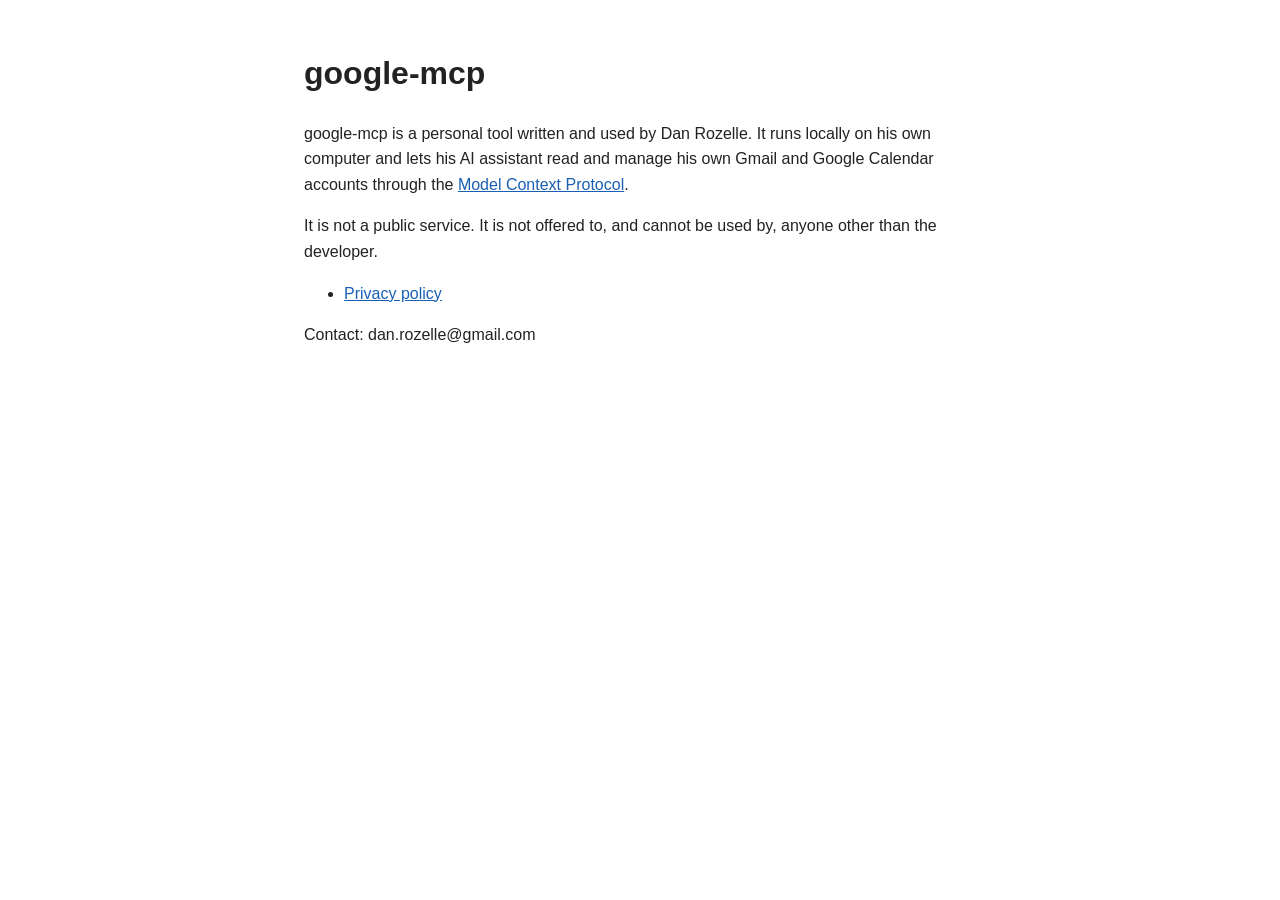
<file: google-mcp/index.html>
<!doctype html>
<html lang="en">
<head>
<meta charset="utf-8">
<meta name="viewport" content="width=device-width, initial-scale=1">
<title>google-mcp</title>
<style>
  body { font-family: -apple-system, BlinkMacSystemFont, "Segoe UI", sans-serif; max-width: 42rem; margin: 3rem auto; padding: 0 1rem; line-height: 1.6; color: #222; }
  a { color: #1a5fb4; }
</style>
</head>
<body>
<h1>google-mcp</h1>
<p>google-mcp is a personal tool written and used by Dan Rozelle. It runs locally on his own computer and lets his
AI assistant read and manage his own Gmail and Google Calendar accounts through the
<a href="https://modelcontextprotocol.io">Model Context Protocol</a>.</p>
<p>It is not a public service. It is not offered to, and cannot be used by, anyone other than the developer.</p>
<ul>
  <li><a href="privacy.html">Privacy policy</a></li>
</ul>
<p>Contact: dan.rozelle@gmail.com</p>
</body>
</html>
</file>
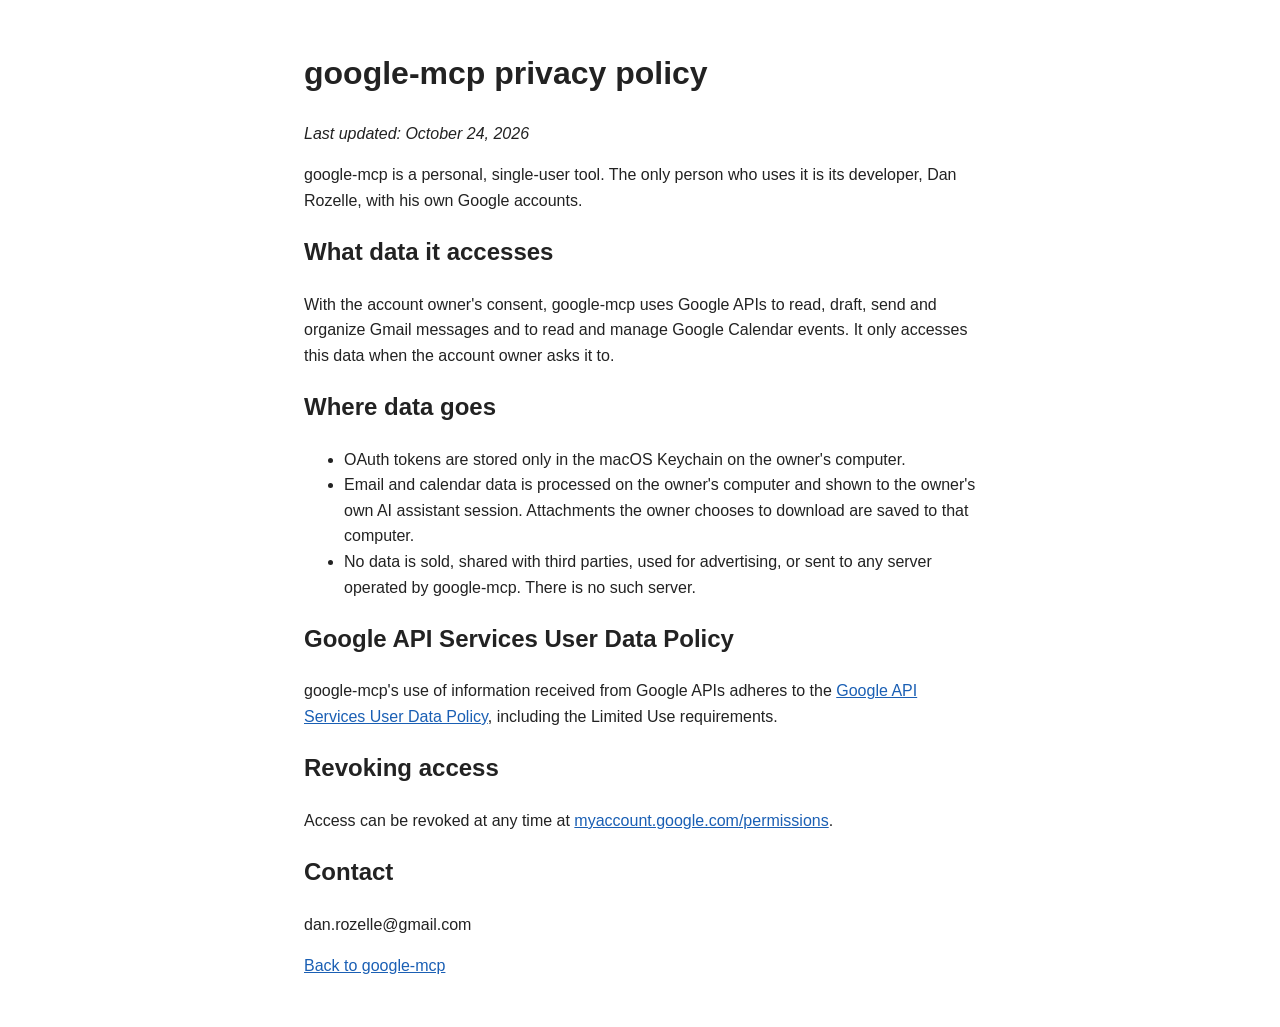
<file: google-mcp/privacy.html>
<!doctype html>
<html lang="en">
<head>
<meta charset="utf-8">
<meta name="viewport" content="width=device-width, initial-scale=1">
<title>google-mcp privacy policy</title>
<style>
  body { font-family: -apple-system, BlinkMacSystemFont, "Segoe UI", sans-serif; max-width: 42rem; margin: 3rem auto; padding: 0 1rem; line-height: 1.6; color: #222; }
  a { color: #1a5fb4; }
</style>
</head>
<body>
<h1>google-mcp privacy policy</h1>
<p><em>Last updated: October 24, 2026</em></p>

<p>google-mcp is a personal, single-user tool. The only person who uses it is its developer, Dan Rozelle, with his
own Google accounts.</p>

<h2>What data it accesses</h2>
<p>With the account owner's consent, google-mcp uses Google APIs to read, draft, send and organize Gmail messages and to
read and manage Google Calendar events. It only accesses this data when the account owner asks it to.</p>

<h2>Where data goes</h2>
<ul>
  <li>OAuth tokens are stored only in the macOS Keychain on the owner's computer.</li>
  <li>Email and calendar data is processed on the owner's computer and shown to the owner's own AI assistant session.
    Attachments the owner chooses to download are saved to that computer.</li>
  <li>No data is sold, shared with third parties, used for advertising, or sent to any server operated by google-mcp.
    There is no such server.</li>
</ul>

<h2>Google API Services User Data Policy</h2>
<p>google-mcp's use of information received from Google APIs adheres to the
<a href="https://developers.google.com/terms/api-services-user-data-policy">Google API Services User Data Policy</a>,
including the Limited Use requirements.</p>

<h2>Revoking access</h2>
<p>Access can be revoked at any time at
<a href="https://myaccount.google.com/permissions">myaccount.google.com/permissions</a>.</p>

<h2>Contact</h2>
<p>dan.rozelle@gmail.com</p>
<p><a href="index.html">Back to google-mcp</a></p>
</body>
</html>
</file>
